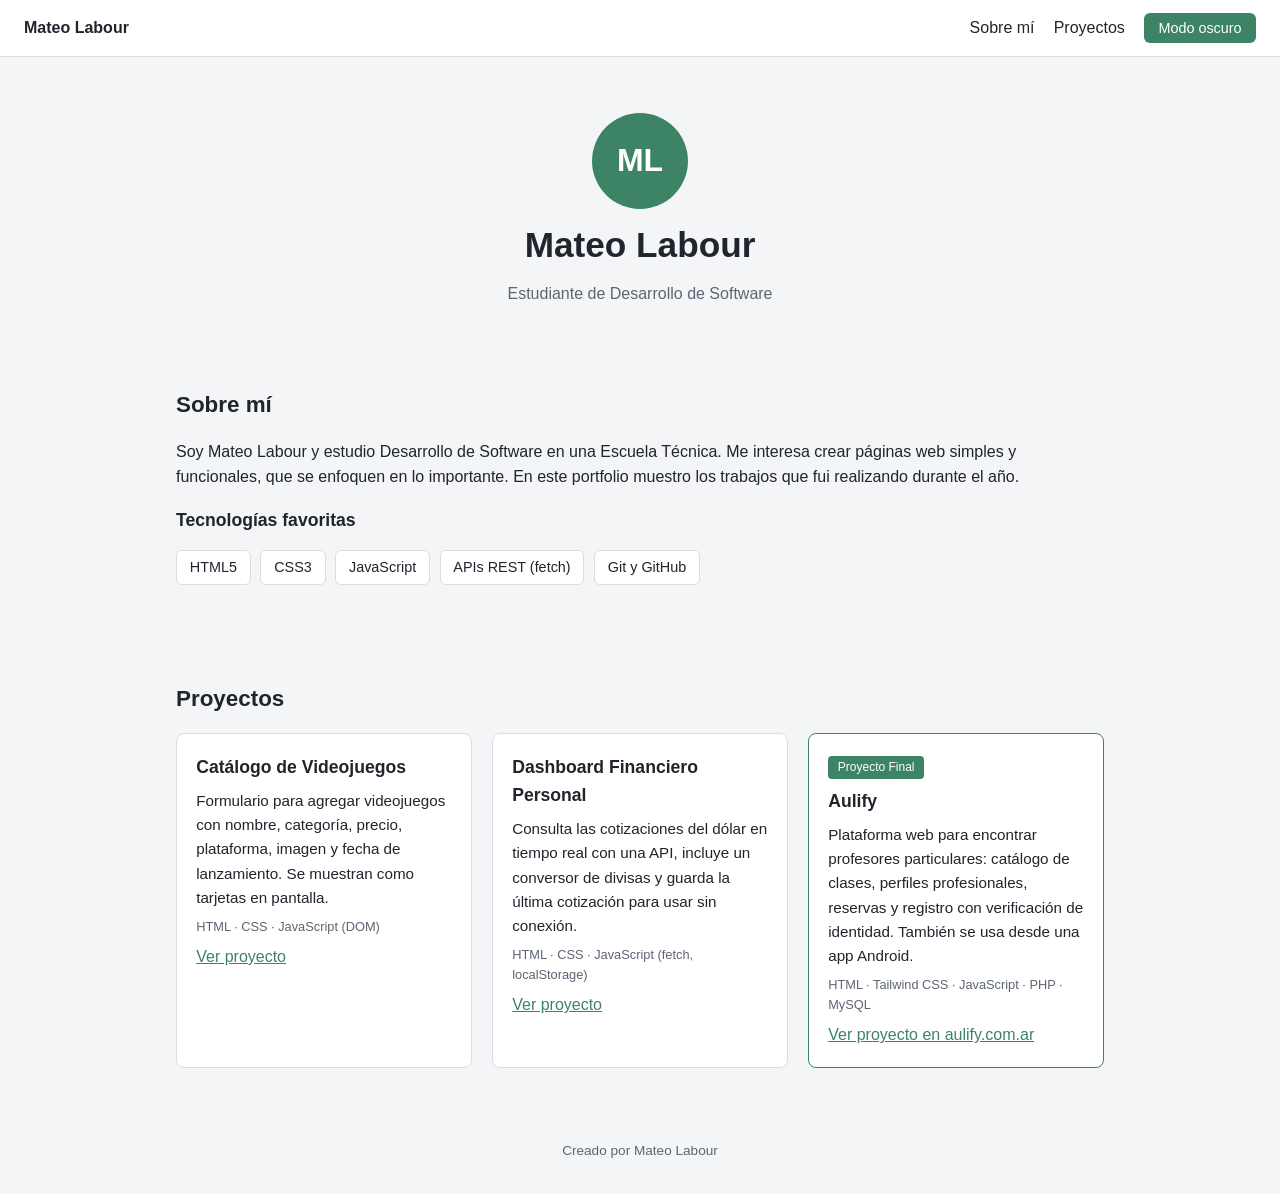
<file: index.html>
<!DOCTYPE html>
<html lang="es">
<head>
    <meta charset="UTF-8">
    <meta name="viewport" content="width=device-width, initial-scale=1.0">
    <title>Mateo Labour · Portfolio</title>
    <link rel="stylesheet" href="css/style.css">
</head>
<body>

    <header class="barra">
        <a href="#inicio" class="logo">Mateo Labour</a>
        <nav>
            <a href="#sobre-mi">Sobre mí</a>
            <a href="#proyectos">Proyectos</a>
            <button id="btn-tema" type="button">Modo oscuro</button>
        </nav>
    </header>

    <main>
        <section id="inicio" class="presentacion">
            <div class="avatar" aria-hidden="true">ML</div>
            <h1>Mateo Labour</h1>
            <p class="rol">Estudiante de Desarrollo de Software</p>
        </section>

        <section id="sobre-mi">
            <h2>Sobre mí</h2>
            <p>
                Soy Mateo Labour y estudio Desarrollo de Software en una Escuela Técnica.
                Me interesa crear páginas web simples y funcionales, que se enfoquen en lo importante.
                En este portfolio muestro los trabajos que fui realizando durante el año.
            </p>
            <h3>Tecnologías favoritas</h3>
            <ul class="tecnologias">
                <li>HTML5</li>
                <li>CSS3</li>
                <li>JavaScript</li>
                <li>APIs REST (fetch)</li>
                <li>Git y GitHub</li>
            </ul>
        </section>

        <section id="proyectos">
            <h2>Proyectos</h2>
            <div class="grid">

                <article class="tarjeta">
                    <h3>Catálogo de Videojuegos</h3>
                    <p>Formulario para agregar videojuegos con nombre, categoría, precio, plataforma, imagen y fecha de lanzamiento. Se muestran como tarjetas en pantalla.</p>
                    <p class="tags">HTML · CSS · JavaScript (DOM)</p>
                    <a href="proyectos/catalogo-videojuegos/index.html">Ver proyecto</a>
                </article>

                <article class="tarjeta">
                    <h3>Dashboard Financiero Personal</h3>
                    <p>Consulta las cotizaciones del dólar en tiempo real con una API, incluye un conversor de divisas y guarda la última cotización para usar sin conexión.</p>
                    <p class="tags">HTML · CSS · JavaScript (fetch, localStorage)</p>
                    <a href="proyectos/dashboard-financiero/index.html">Ver proyecto</a>
                </article>

                <article class="tarjeta destacada">
                    <span class="etiqueta">Proyecto Final</span>
                    <h3>Aulify</h3>
                    <p>Plataforma web para encontrar profesores particulares: catálogo de clases, perfiles profesionales, reservas y registro con verificación de identidad. También se usa desde una app Android.</p>
                    <p class="tags">HTML · Tailwind CSS · JavaScript · PHP · MySQL</p>
                    <a href="https://aulify.com.ar" target="_blank" rel="noopener">Ver proyecto en aulify.com.ar</a>
                </article>

            </div>
        </section>
    </main>

    <footer>Creado por Mateo Labour</footer>

    <script src="js/app.js"></script>
</body>
</html>
</file>
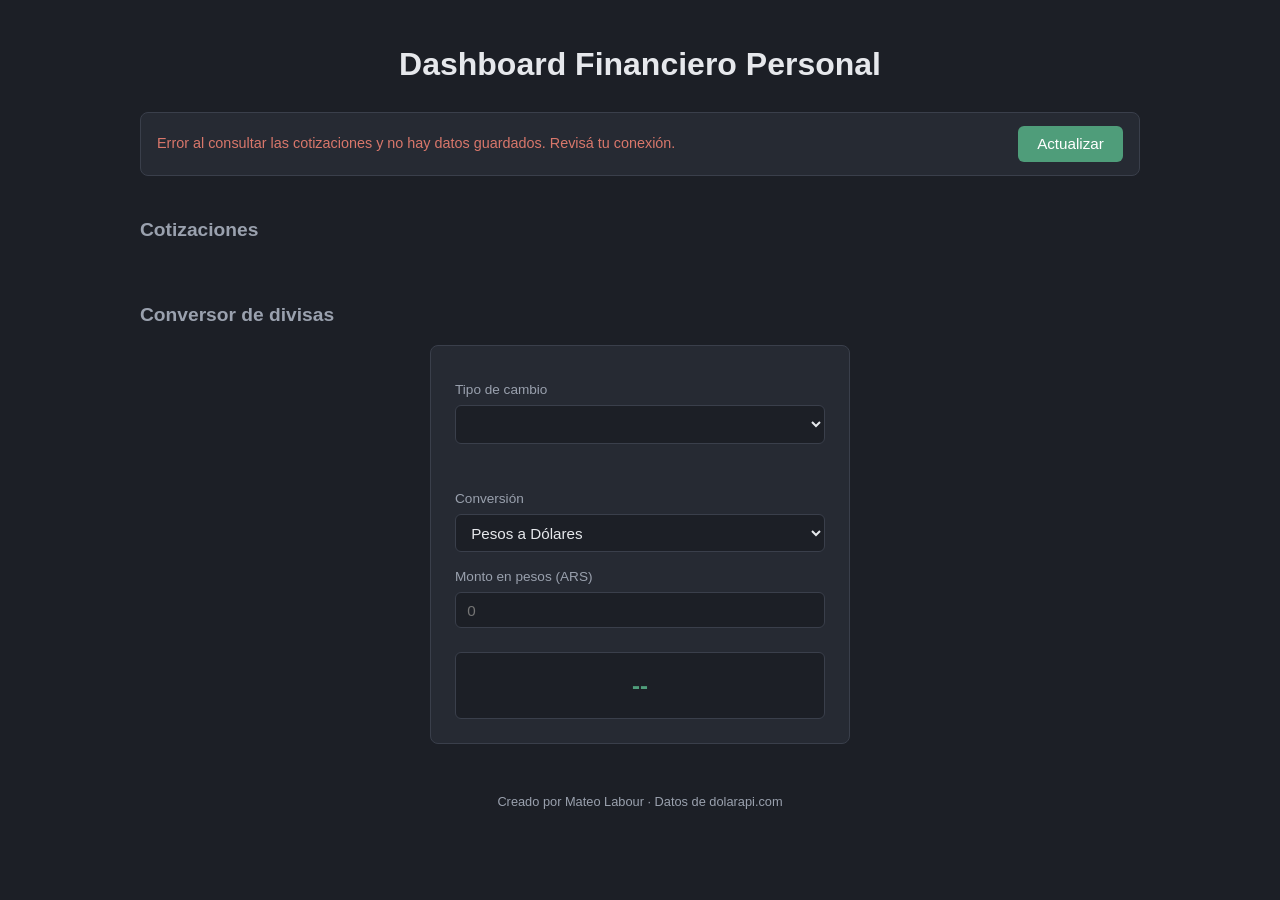
<file: proyectos/dashboard-financiero/index.html>
<!DOCTYPE html>
<html lang="es">
<head>
    <meta charset="UTF-8">
    <meta name="viewport" content="width=device-width, initial-scale=1.0">
    <title>Dashboard Financiero Personal</title>
    <link rel="stylesheet" href="style.css">
</head>
<body>

    <h1>Dashboard Financiero Personal</h1>

    <div class="barra">
        <span id="estado">Cargando cotizaciones...</span>
        <button id="btn-consultar">Actualizar</button>
    </div>

    <h2>Cotizaciones</h2>
    <div id="cotizaciones"></div>

    <h2>Conversor de divisas</h2>
    <form id="conversor" onsubmit="return false">
        <label for="tipo-dolar">Tipo de cambio</label>
        <select id="tipo-dolar"></select>
        <p id="detalle-tipo" class="detalle"></p>

        <label for="sentido">Conversión</label>
        <select id="sentido">
            <option value="ars-usd">Pesos a Dólares</option>
            <option value="usd-ars">Dólares a Pesos</option>
        </select>

        <label for="monto" id="etiqueta-monto">Monto en pesos (ARS)</label>
        <input type="number" id="monto" min="0" step="any" placeholder="0">

        <div id="resultado" class="resultado">--</div>
    </form>

    <footer>Creado por Mateo Labour · Datos de dolarapi.com</footer>

    <script src="app.js"></script>
</body>
</html>
</file>
<file: css/style.css>
/* Estilo sobrio: tema claro por defecto, tema oscuro con el botón */
:root {
    --fondo: #f4f5f7;
    --panel: #ffffff;
    --borde: #d9dce2;
    --texto: #20242c;
    --suave: #5d6573;
    --acento: #3c8465;
}

:root[data-tema="oscuro"] {
    --fondo: #1c1f26;
    --panel: #262a33;
    --borde: #3a3f4b;
    --texto: #e6e8ec;
    --suave: #9aa1ae;
    --acento: #4f9d7a;
}

* {
    box-sizing: border-box;
}

html {
    scroll-behavior: smooth;
}

body {
    margin: 0;
    background: var(--fondo);
    color: var(--texto);
    font-family: "Segoe UI", Tahoma, sans-serif;
    line-height: 1.6;
}

a {
    color: var(--acento);
}

.barra {
    display: flex;
    flex-wrap: wrap;
    align-items: center;
    justify-content: space-between;
    gap: 0.8rem;
    padding: 0.8rem 1.5rem;
    background: var(--panel);
    border-bottom: 1px solid var(--borde);
}

.barra nav {
    display: flex;
    flex-wrap: wrap;
    align-items: center;
    gap: 1.2rem;
}

.barra a {
    text-decoration: none;
    color: var(--texto);
}

.logo {
    font-weight: 600;
}

button {
    padding: 0.45rem 0.9rem;
    background: var(--acento);
    color: #fff;
    font-size: 0.9rem;
    border: none;
    border-radius: 6px;
    cursor: pointer;
}

button:hover {
    opacity: 0.9;
}

main {
    max-width: 960px;
    margin: 0 auto;
    padding: 0 1rem;
}

section {
    padding: 2.5rem 0;
}

h1 {
    margin: 0.5rem 0;
    font-size: 2.2rem;
    font-weight: 600;
}

h2 {
    margin: 0 0 1rem;
    font-size: 1.4rem;
    font-weight: 600;
}

h3 {
    margin: 0 0 0.5rem;
    font-size: 1.1rem;
}

.presentacion {
    text-align: center;
    padding-top: 3.5rem;
}

.avatar {
    display: flex;
    align-items: center;
    justify-content: center;
    width: 96px;
    height: 96px;
    margin: 0 auto;
    background: var(--acento);
    color: #fff;
    border-radius: 50%;
    font-size: 2rem;
    font-weight: 600;
}

.rol {
    margin: 0;
    color: var(--suave);
}

.tecnologias {
    display: flex;
    flex-wrap: wrap;
    gap: 0.6rem;
    padding: 0;
    list-style: none;
}

.tecnologias li {
    padding: 0.3rem 0.8rem;
    background: var(--panel);
    border: 1px solid var(--borde);
    border-radius: 6px;
    font-size: 0.9rem;
}

.grid {
    display: grid;
    grid-template-columns: repeat(auto-fill, minmax(260px, 1fr));
    gap: 1.25rem;
}

.tarjeta {
    padding: 1.2rem;
    background: var(--panel);
    border: 1px solid var(--borde);
    border-radius: 8px;
}

.tarjeta p {
    margin: 0.4rem 0;
    font-size: 0.95rem;
}

.tarjeta .tags {
    font-size: 0.8rem;
    color: var(--suave);
}

.tarjeta.destacada {
    border-color: var(--acento);
}

.etiqueta {
    display: inline-block;
    margin-bottom: 0.5rem;
    padding: 0.1rem 0.6rem;
    background: var(--acento);
    color: #fff;
    border-radius: 4px;
    font-size: 0.75rem;
}

footer {
    padding: 2rem 1rem;
    text-align: center;
    font-size: 0.85rem;
    color: var(--suave);
}
</file>
<file: proyectos/dashboard-financiero/style.css>
/* Estilo sobrio: fondo gris oscuro y un solo color de acento */
:root {
    --fondo: #1c1f26;
    --panel: #262a33;
    --borde: #3a3f4b;
    --texto: #e6e8ec;
    --suave: #9aa1ae;
    --acento: #4f9d7a;
    --error: #d9776b;
}

* {
    box-sizing: border-box;
}

body {
    margin: 0;
    padding: 2.5rem 1rem;
    background: var(--fondo);
    color: var(--texto);
    font-family: "Segoe UI", Tahoma, sans-serif;
    line-height: 1.5;
}

h1 {
    margin: 0 0 1.5rem;
    text-align: center;
    font-size: 2rem;
    font-weight: 600;
}

h2 {
    max-width: 1000px;
    margin: 2.5rem auto 1rem;
    font-size: 1.2rem;
    font-weight: 600;
    color: var(--suave);
}

.barra {
    display: flex;
    flex-wrap: wrap;
    align-items: center;
    justify-content: space-between;
    gap: 1rem;
    max-width: 1000px;
    margin: 0 auto;
    padding: 0.8rem 1rem;
    background: var(--panel);
    border: 1px solid var(--borde);
    border-radius: 8px;
    font-size: 0.9rem;
    color: var(--suave);
}

.barra .error {
    color: var(--error);
}

#estado.error {
    color: var(--error);
}

button {
    padding: 0.6rem 1.2rem;
    background: var(--acento);
    color: #fff;
    font-size: 0.95rem;
    border: none;
    border-radius: 6px;
    cursor: pointer;
}

button:hover:not(:disabled) {
    background: #438a6a;
}

button:disabled {
    opacity: 0.6;
    cursor: not-allowed;
}

#cotizaciones {
    display: grid;
    grid-template-columns: repeat(auto-fill, minmax(220px, 1fr));
    gap: 1.25rem;
    max-width: 1000px;
    margin: 0 auto;
}

.tarjeta {
    padding: 1rem;
    background: var(--panel);
    border: 1px solid var(--borde);
    border-radius: 8px;
}

.tarjeta h3 {
    margin: 0 0 0.6rem;
    font-size: 1.1rem;
}

.tarjeta p {
    margin: 0.2rem 0;
    font-size: 0.95rem;
}

.detalle {
    font-size: 0.8rem;
    color: var(--suave);
}

form {
    display: flex;
    flex-direction: column;
    gap: 0.3rem;
    max-width: 420px;
    margin: 0 auto;
    padding: 1.5rem;
    background: var(--panel);
    border: 1px solid var(--borde);
    border-radius: 8px;
}

label {
    margin-top: 0.6rem;
    font-size: 0.85rem;
    color: var(--suave);
}

input,
select {
    padding: 0.55rem 0.7rem;
    background: var(--fondo);
    color: var(--texto);
    border: 1px solid var(--borde);
    border-radius: 6px;
    font-size: 0.95rem;
}

input:focus,
select:focus {
    outline: none;
    border-color: var(--acento);
}

.resultado {
    margin-top: 1.2rem;
    padding: 0.9rem;
    background: var(--fondo);
    border: 1px solid var(--borde);
    border-radius: 6px;
    text-align: center;
    font-size: 1.5rem;
    font-weight: 600;
    color: var(--acento);
}

footer {
    margin-top: 3rem;
    text-align: center;
    font-size: 0.8rem;
    color: var(--suave);
}
</file>
